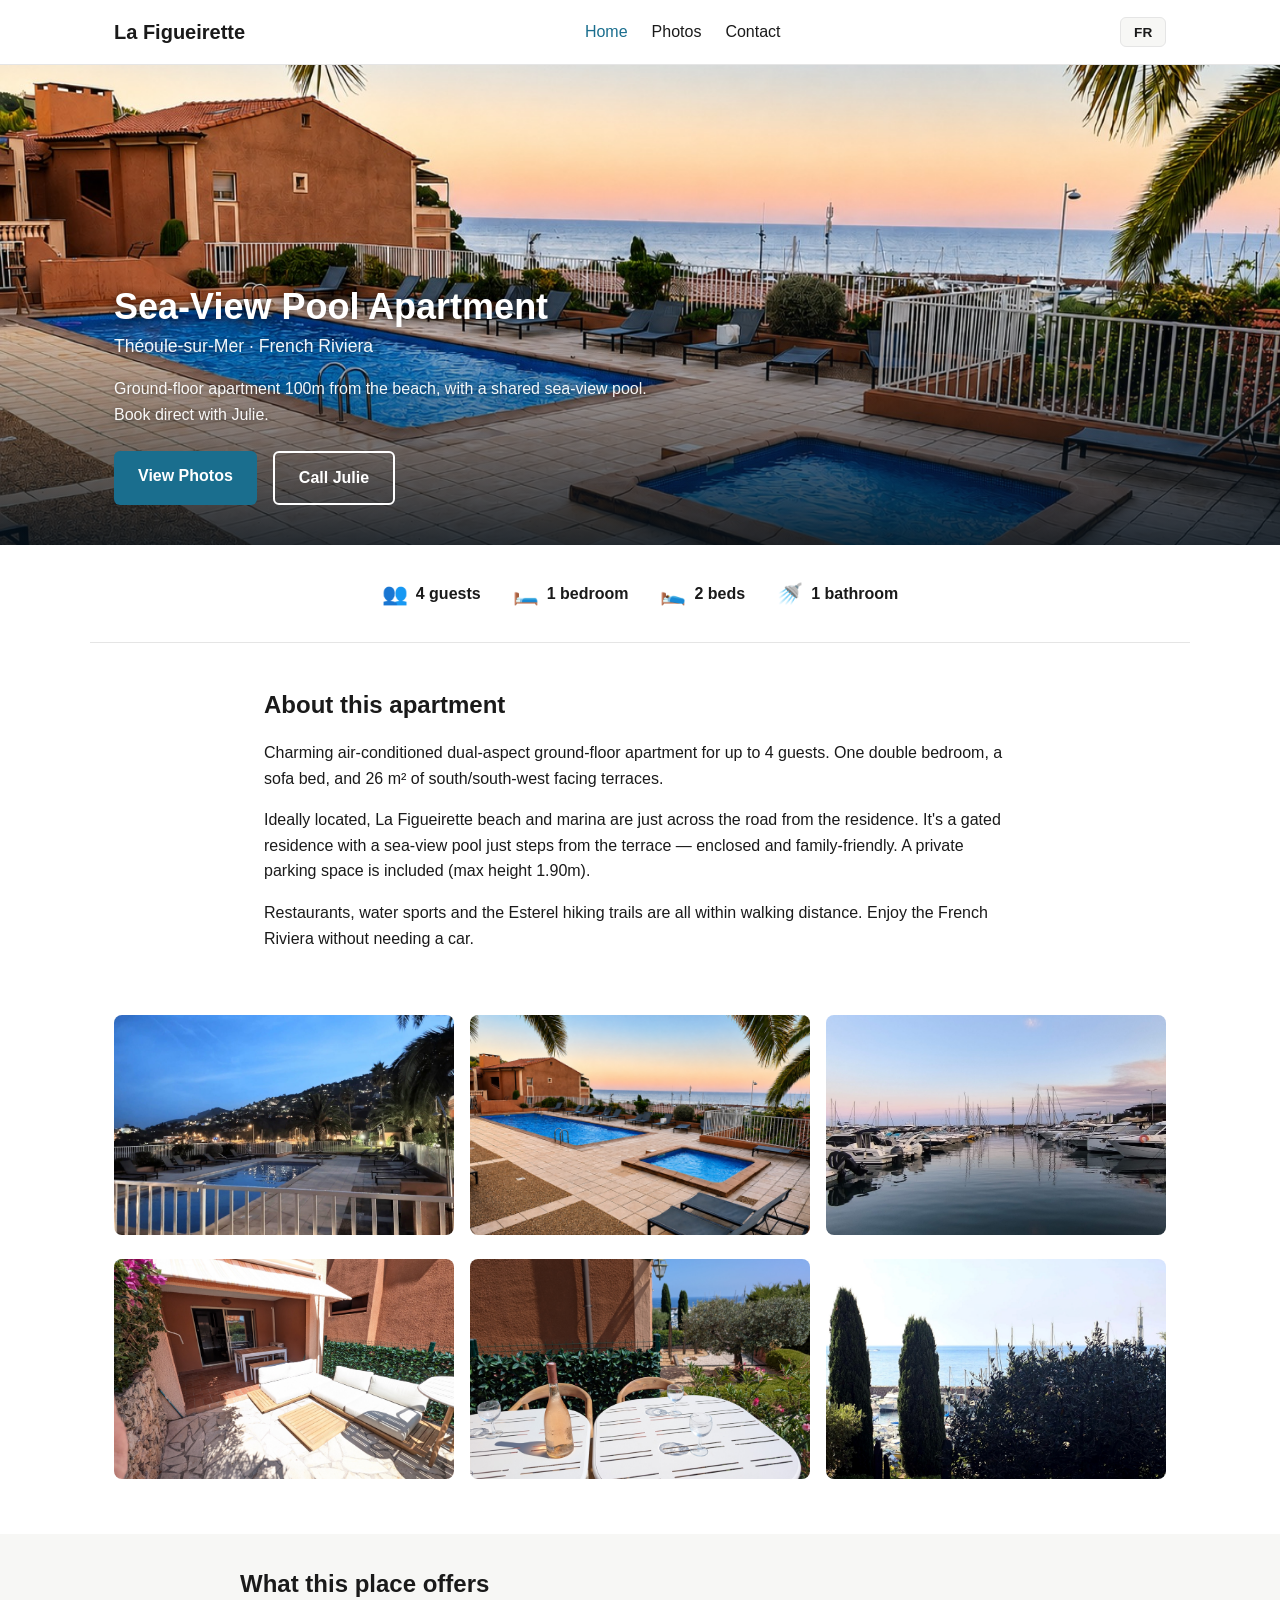
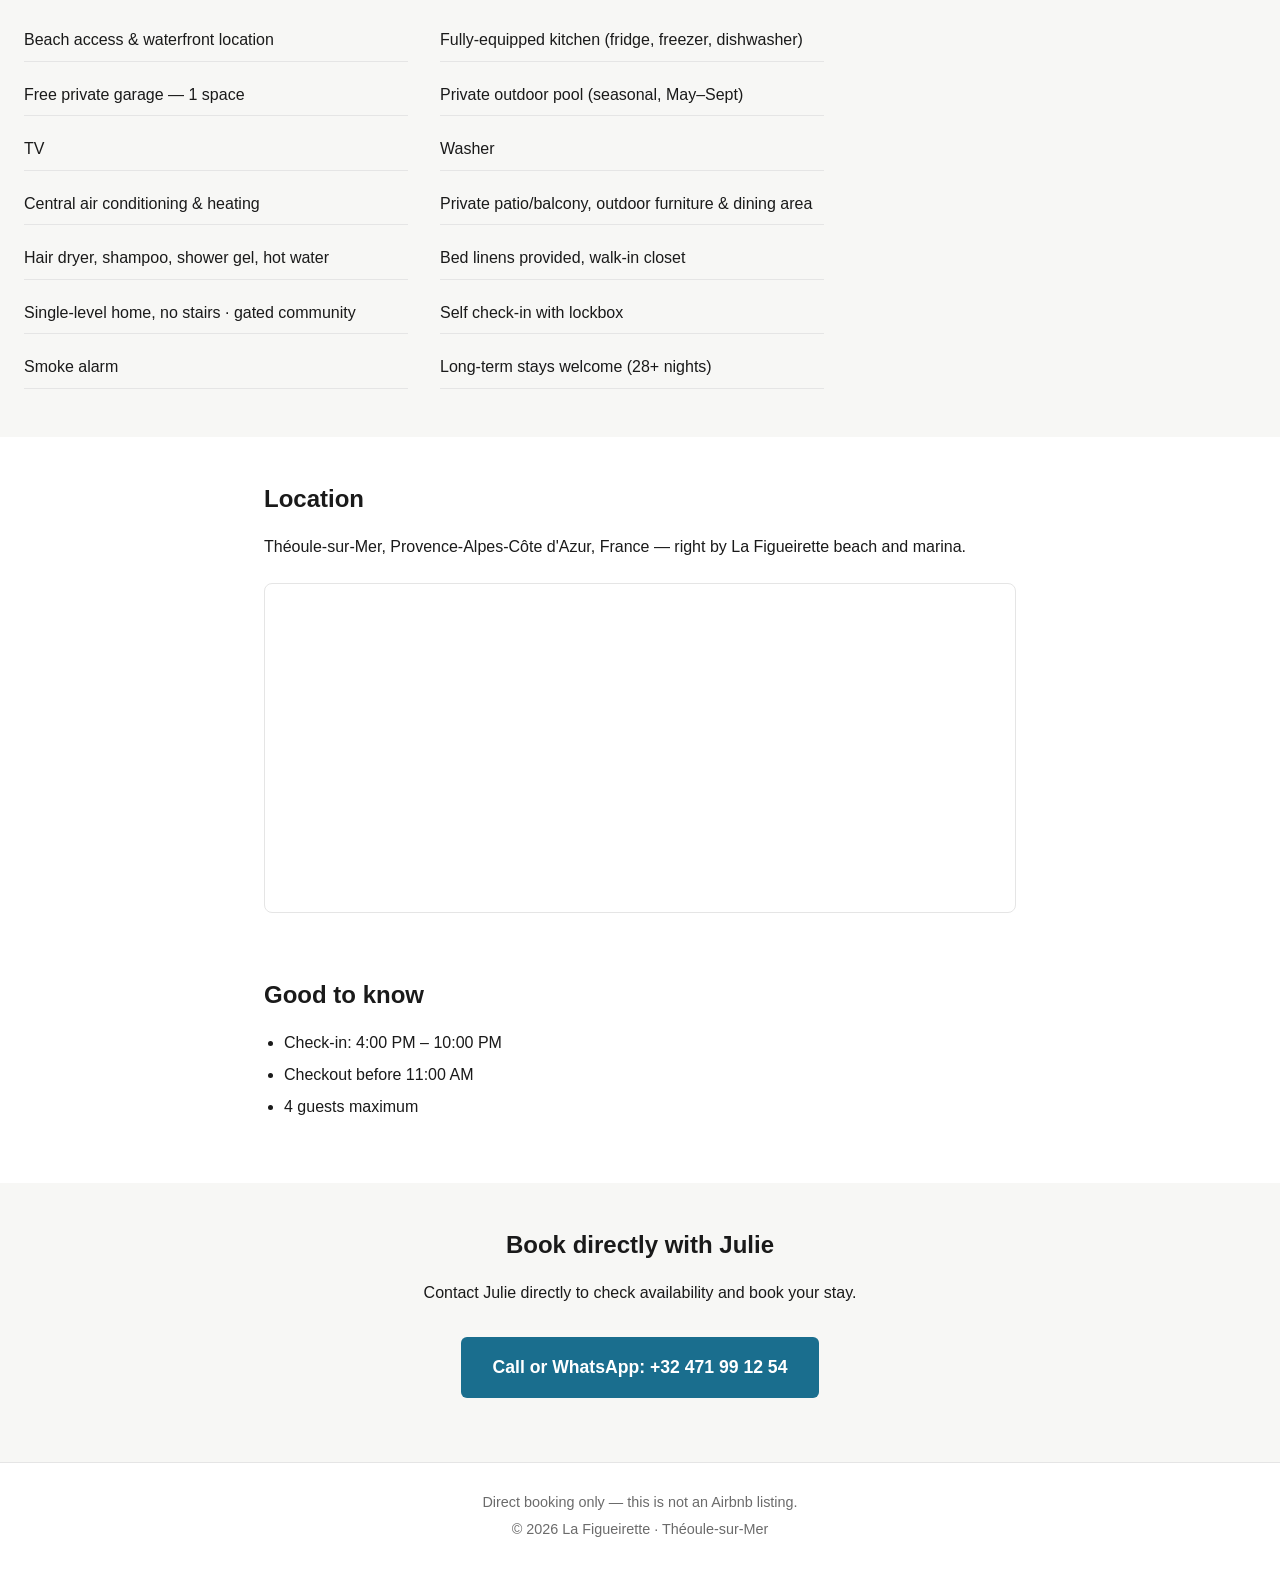
<file: index.html>
<!DOCTYPE html>
<html lang="en">
<head>
  <meta charset="UTF-8">
  <meta name="viewport" content="width=device-width, initial-scale=1.0">
  <title data-i18n="meta.title">Sea-View Pool Apartment | Théoule-sur-Mer, French Riviera</title>
  <link rel="stylesheet" href="css/style.css">
</head>
<body>
  <header class="site-header">
    <div class="container header-inner">
      <a href="index.html" class="logo">La Figueirette</a>
      <nav>
        <ul class="nav-links">
          <li><a href="index.html" class="active" data-i18n="nav.home">Home</a></li>
          <li><a href="gallery.html" data-i18n="nav.gallery">Photos</a></li>
          <li><a href="#contact" data-i18n="nav.contact">Contact</a></li>
        </ul>
      </nav>
      <button class="lang-toggle" data-lang-toggle type="button" aria-label="Switch language">FR</button>
    </div>
  </header>

  <section class="hero">
    <div class="container hero-inner">
      <h1 data-i18n="hero.title">Sea-View Pool Apartment</h1>
      <p class="hero-location" data-i18n="hero.location">Théoule-sur-Mer &middot; French Riviera</p>
      <p class="hero-tagline" data-i18n="hero.tagline">Ground-floor apartment 100m from the beach, with a shared sea-view pool. Book direct with Julie.</p>
      <div class="hero-ctas">
        <a href="gallery.html" class="btn" data-i18n="hero.cta_photos">View Photos</a>
        <a href="tel:+32471991254" class="btn btn-outline" data-i18n="hero.cta_call">Call Julie</a>
      </div>
    </div>
  </section>

  <section class="facts container">
    <div class="fact"><span class="fact-icon">👥</span><span data-i18n="facts.guests">4 guests</span></div>
    <div class="fact"><span class="fact-icon">🛏️</span><span data-i18n="facts.bedroom">1 bedroom</span></div>
    <div class="fact"><span class="fact-icon">🛌</span><span data-i18n="facts.beds">2 beds</span></div>
    <div class="fact"><span class="fact-icon">🚿</span><span data-i18n="facts.bath">1 bathroom</span></div>
  </section>

  <section class="container prose-section">
    <h2 data-i18n="about.heading">About this apartment</h2>
    <div data-i18n="about.body">
      <p>Charming air-conditioned dual-aspect ground-floor apartment for up to 4 guests.</p>
    </div>
  </section>

  <section class="container photo-strip">
    <a href="gallery.html"><img src="images/photos/photo-16.jpg" alt="Sea-view pool at dusk"></a>
    <a href="gallery.html"><img src="images/photos/photo-19.jpg" alt="Théoule-sur-Mer illustration"></a>
    <a href="gallery.html"><img src="images/photos/photo-17.jpg" alt="Marina at sunset"></a>
    <a href="gallery.html"><img src="images/photos/photo-15.jpg" alt="Private terrace"></a>
    <a href="gallery.html"><img src="images/photos/photo-14.jpg" alt="Outdoor dining area"></a>
    <a href="gallery.html"><img src="images/photos/photo-18.jpg" alt="Cypress trees by the sea"></a>
  </section>

  <section class="container amenities-section">
    <h2 data-i18n="amenities.heading">What this place offers</h2>
    <ul class="amenities-grid">
      <li data-i18n="amenities.beach">Beach access &amp; waterfront location</li>
      <li data-i18n="amenities.kitchen">Fully-equipped kitchen (fridge, freezer, dishwasher)</li>
      <li data-i18n="amenities.garage">Free private garage &mdash; 1 space</li>
      <li data-i18n="amenities.pool">Private outdoor pool (seasonal, May&ndash;Sept)</li>
      <li data-i18n="amenities.tv">TV</li>
      <li data-i18n="amenities.washer">Washer</li>
      <li data-i18n="amenities.ac">Central air conditioning &amp; heating</li>
      <li data-i18n="amenities.terrace">Private patio/balcony, outdoor furniture &amp; dining area</li>
      <li data-i18n="amenities.bathroom">Hair dryer, shampoo, shower gel, hot water</li>
      <li data-i18n="amenities.bedroom">Bed linens provided, walk-in closet</li>
      <li data-i18n="amenities.access">Single-level home, no stairs &middot; gated community</li>
      <li data-i18n="amenities.checkin">Self check-in with lockbox</li>
      <li data-i18n="amenities.safety">Smoke alarm</li>
      <li data-i18n="amenities.longstay">Long-term stays welcome (28+ nights)</li>
    </ul>
  </section>

  <section class="container prose-section">
    <h2 data-i18n="location.heading">Location</h2>
    <div data-i18n="location.body">
      <p>Théoule-sur-Mer, Provence-Alpes-Côte d'Azur, France.</p>
    </div>
    <div class="map-embed">
      <iframe
        title="Map of Théoule-sur-Mer"
        src="https://maps.google.com/maps?q=Th%C3%A9oule-sur-Mer%2C%20France&t=&z=13&ie=UTF8&iwloc=&output=embed"
        width="100%" height="320" style="border:0;" loading="lazy"
        referrerpolicy="no-referrer-when-downgrade">
      </iframe>
    </div>
  </section>

  <section class="container rules-section">
    <h2 data-i18n="rules.heading">Good to know</h2>
    <ul>
      <li data-i18n="rules.checkin">Check-in: 4:00 PM &ndash; 10:00 PM</li>
      <li data-i18n="rules.checkout">Checkout before 11:00 AM</li>
      <li data-i18n="rules.maxguests">4 guests maximum</li>
    </ul>
  </section>

  <section class="container contact-section" id="contact">
    <h2 data-i18n="contact.heading">Book directly with Julie</h2>
    <p data-i18n="contact.body">Contact Julie directly to check availability and book your stay.</p>
    <a href="tel:+32471991254" class="btn btn-large">
      <span data-i18n="contact.call">Call or WhatsApp</span>: +32 471 99 12 54
    </a>
  </section>

  <footer class="site-footer">
    <div class="container">
      <p data-i18n="footer.note">Direct booking only &mdash; this is not an Airbnb listing.</p>
      <p>&copy; <span id="year"></span> La Figueirette &middot; Théoule-sur-Mer</p>
    </div>
  </footer>

  <script src="js/i18n.js"></script>
  <script src="js/main.js"></script>
</body>
</html>
</file>
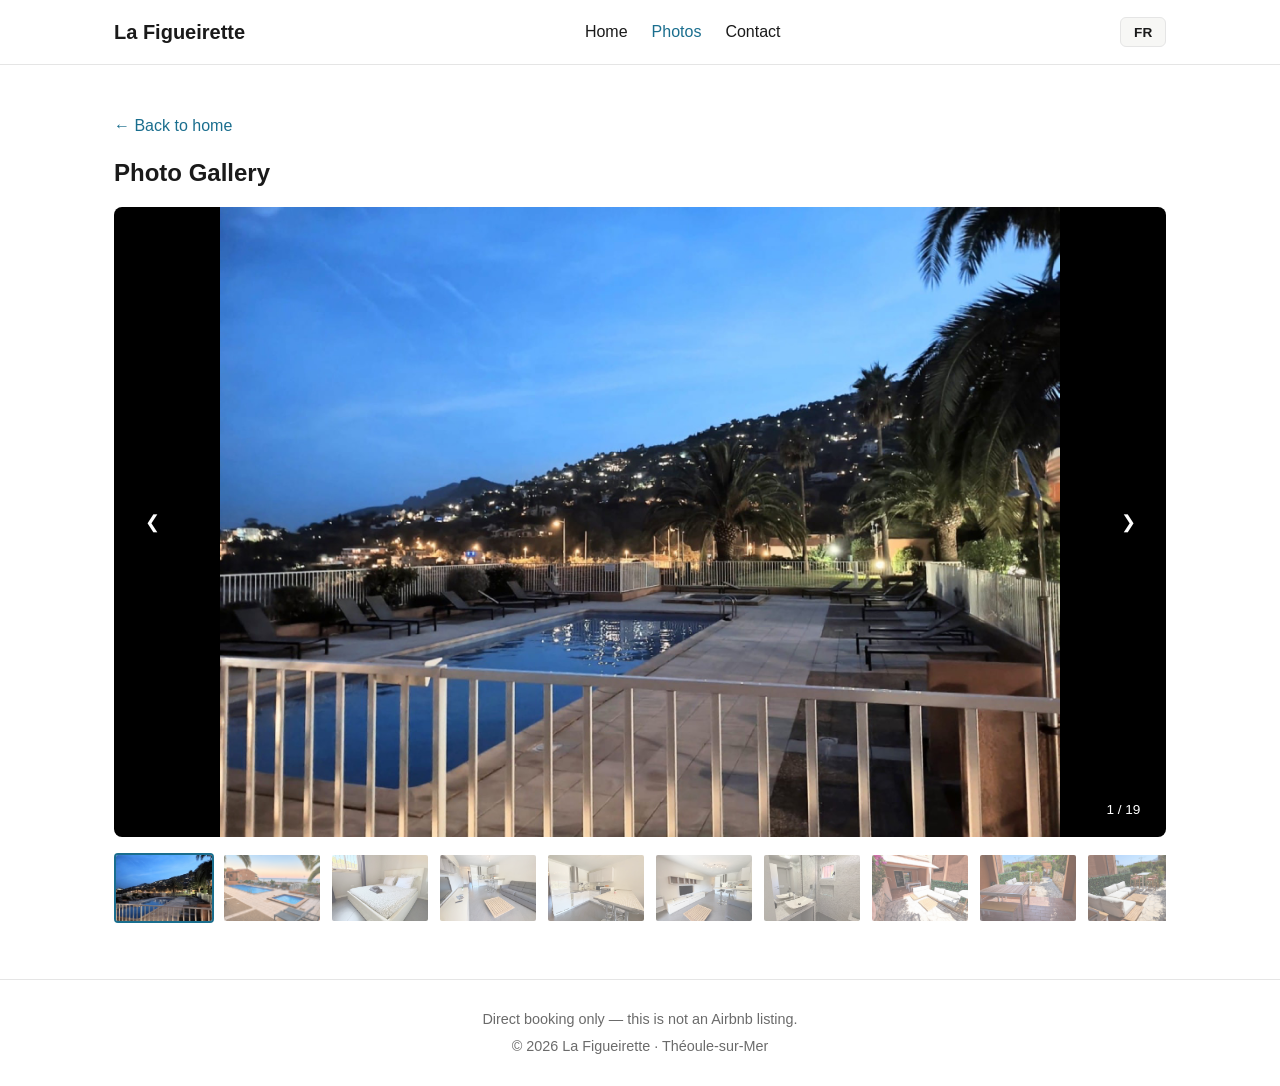
<file: gallery.html>
<!DOCTYPE html>
<html lang="en">
<head>
  <meta charset="UTF-8">
  <meta name="viewport" content="width=device-width, initial-scale=1.0">
  <title data-i18n="gallery.title">Photo Gallery</title>
  <link rel="stylesheet" href="css/style.css">
</head>
<body>
  <header class="site-header">
    <div class="container header-inner">
      <a href="index.html" class="logo">La Figueirette</a>
      <nav>
        <ul class="nav-links">
          <li><a href="index.html" data-i18n="nav.home">Home</a></li>
          <li><a href="gallery.html" class="active" data-i18n="nav.gallery">Photos</a></li>
          <li><a href="index.html#contact" data-i18n="nav.contact">Contact</a></li>
        </ul>
      </nav>
      <button class="lang-toggle" data-lang-toggle type="button" aria-label="Switch language">FR</button>
    </div>
  </header>

  <section class="container gallery-page">
    <p class="gallery-back"><a href="index.html" data-i18n="gallery.back">&larr; Back to home</a></p>
    <h1 data-i18n="gallery.title">Photo Gallery</h1>

    <div class="slideshow" id="slideshow">
      <button class="slide-nav slide-prev" id="prevBtn" aria-label="Previous photo">&#10094;</button>
      <img id="slideImage" src="" alt="Property photo" class="slide-image">
      <button class="slide-nav slide-next" id="nextBtn" aria-label="Next photo">&#10095;</button>
      <div class="slide-counter" id="slideCounter"></div>
    </div>

    <div class="thumb-strip" id="thumbStrip"></div>
  </section>

  <footer class="site-footer">
    <div class="container">
      <p data-i18n="footer.note">Direct booking only &mdash; this is not an Airbnb listing.</p>
      <p>&copy; <span id="year"></span> La Figueirette &middot; Théoule-sur-Mer</p>
    </div>
  </footer>

  <script src="js/i18n.js"></script>
  <script src="js/main.js"></script>
  <script src="js/gallery.js"></script>
</body>
</html>
</file>
<file: css/style.css>
:root {
  --color-bg: #ffffff;
  --color-text: #1a1a1a;
  --color-muted: #6b6b6b;
  --color-primary: #1a6e8e;
  --color-primary-dark: #124f68;
  --color-border: #e5e5e5;
  --color-surface: #f7f7f5;
  --max-width: 1100px;
}

* {
  box-sizing: border-box;
}

body {
  margin: 0;
  font-family: -apple-system, BlinkMacSystemFont, "Segoe UI", Roboto, Helvetica, Arial, sans-serif;
  color: var(--color-text);
  background: var(--color-bg);
  line-height: 1.6;
}

.container {
  max-width: var(--max-width);
  margin: 0 auto;
  padding: 0 1.5rem;
}

a {
  color: var(--color-primary);
  text-decoration: none;
}

a:hover {
  text-decoration: underline;
}

h1, h2 {
  line-height: 1.2;
}

/* Header */
.site-header {
  border-bottom: 1px solid var(--color-border);
}

.header-inner {
  display: flex;
  align-items: center;
  justify-content: space-between;
  gap: 1rem;
  padding: 1rem 1.5rem;
}

.logo {
  font-weight: 700;
  font-size: 1.25rem;
  color: var(--color-text);
  white-space: nowrap;
}

.logo:hover {
  text-decoration: none;
}

nav {
  flex: 1;
}

.nav-links {
  list-style: none;
  display: flex;
  gap: 1.5rem;
  margin: 0;
  padding: 0;
  justify-content: center;
}

.nav-links a {
  color: var(--color-text);
  font-weight: 500;
}

.nav-links a.active,
.nav-links a:hover {
  color: var(--color-primary);
}

.lang-toggle {
  border: 1px solid var(--color-border);
  background: var(--color-surface);
  border-radius: 6px;
  padding: 0.4rem 0.8rem;
  font-weight: 700;
  font-size: 0.85rem;
  cursor: pointer;
  color: var(--color-text);
}

.lang-toggle:hover {
  background: var(--color-primary);
  color: #fff;
  border-color: var(--color-primary);
}

/* Hero */
.hero {
  background-image:
    linear-gradient(180deg, rgba(4, 16, 26, 0) 0%, rgba(4, 16, 26, 0) 45%, rgba(4, 16, 26, 0.85) 100%),
    url('../images/photos/photo-19.jpg');
  background-size: cover;
  background-position: center 40%;
  min-height: 480px;
  display: flex;
  align-items: flex-end;
  color: #fff;
}

.hero-inner {
  width: 100%;
  padding-top: 3rem;
  padding-bottom: 2.5rem;
}

.hero-inner h1 {
  font-size: 2.25rem;
  margin: 0 0 0.25rem;
  text-shadow: 0 2px 10px rgba(0, 0, 0, 0.5);
}

.hero-location {
  font-size: 1.1rem;
  margin: 0 0 1rem;
  opacity: 0.95;
  text-shadow: 0 1px 6px rgba(0, 0, 0, 0.5);
}

.hero-tagline {
  max-width: 560px;
  margin: 0 0 1.5rem;
  opacity: 0.95;
  text-shadow: 0 1px 6px rgba(0, 0, 0, 0.5);
}

.hero-ctas {
  display: flex;
  gap: 1rem;
  flex-wrap: wrap;
}

.btn {
  display: inline-block;
  background: var(--color-primary);
  color: #fff;
  padding: 0.75rem 1.5rem;
  border-radius: 6px;
  font-weight: 600;
}

.btn:hover {
  background: var(--color-primary-dark);
  text-decoration: none;
  color: #fff;
}

.btn-outline {
  background: transparent;
  border: 2px solid #fff;
  color: #fff;
}

.btn-outline:hover {
  background: rgba(255, 255, 255, 0.15);
}

.btn-large {
  font-size: 1.1rem;
  padding: 1rem 2rem;
  margin-top: 1rem;
}

/* Facts bar */
.facts {
  display: flex;
  flex-wrap: wrap;
  justify-content: center;
  gap: 2rem;
  padding: 2rem 1.5rem;
  border-bottom: 1px solid var(--color-border);
}

.fact {
  display: flex;
  align-items: center;
  gap: 0.5rem;
  font-weight: 600;
}

.fact-icon {
  font-size: 1.3rem;
}

/* Prose sections */
.prose-section {
  padding: 3rem 1.5rem;
  max-width: 800px;
}

.prose-section h2 {
  margin-top: 0;
}

/* Photo strip */
.photo-strip {
  display: grid;
  grid-template-columns: repeat(3, 1fr);
  gap: 1rem;
  padding: 0 1.5rem 3rem;
}

.photo-strip img {
  width: 100%;
  height: 220px;
  object-fit: cover;
  border-radius: 8px;
}

/* Amenities */
.amenities-section {
  padding: 1rem 1.5rem 3rem;
  background: var(--color-surface);
  max-width: none;
}

.amenities-section > * {
  max-width: 800px;
  margin-left: auto;
  margin-right: auto;
}

.amenities-grid {
  list-style: none;
  padding: 0;
  margin: 0;
  display: grid;
  grid-template-columns: repeat(auto-fit, minmax(260px, 1fr));
  gap: 0.75rem 2rem;
}

.amenities-grid li {
  padding: 0.5rem 0;
  border-bottom: 1px solid var(--color-border);
}

/* Map */
.map-embed {
  margin-top: 1.5rem;
  border-radius: 8px;
  overflow: hidden;
  border: 1px solid var(--color-border);
}

/* Rules */
.rules-section {
  padding: 0 1.5rem 3rem;
  max-width: 800px;
}

.rules-section ul {
  padding-left: 1.25rem;
}

.rules-section li {
  margin-bottom: 0.4rem;
}

/* Contact */
.contact-section {
  padding: 3rem 1.5rem 4rem;
  text-align: center;
  background: var(--color-surface);
  max-width: none;
}

.contact-section > * {
  max-width: 600px;
  margin-left: auto;
  margin-right: auto;
}

.contact-section h2 {
  margin-top: 0;
}

/* Footer */
.site-footer {
  border-top: 1px solid var(--color-border);
  padding: 1.5rem 0;
  color: var(--color-muted);
  font-size: 0.9rem;
  text-align: center;
}

.site-footer p {
  margin: 0.25rem 0;
}

/* Gallery page */
.gallery-page {
  padding: 2rem 1.5rem 3rem;
}

.gallery-back {
  margin-bottom: 0.5rem;
}

.slideshow {
  position: relative;
  display: flex;
  align-items: center;
  justify-content: center;
  background: #000;
  border-radius: 8px;
  overflow: hidden;
  min-height: 320px;
}

.slide-image {
  width: 100%;
  max-height: 70vh;
  object-fit: contain;
  display: block;
  background: #000;
}

.slide-nav {
  position: absolute;
  top: 50%;
  transform: translateY(-50%);
  background: rgba(0, 0, 0, 0.5);
  color: #fff;
  border: none;
  width: 44px;
  height: 44px;
  border-radius: 50%;
  font-size: 1.1rem;
  cursor: pointer;
  z-index: 2;
}

.slide-nav:hover {
  background: rgba(0, 0, 0, 0.75);
}

.slide-prev {
  left: 1rem;
}

.slide-next {
  right: 1rem;
}

.slide-counter {
  position: absolute;
  bottom: 0.75rem;
  right: 1rem;
  background: rgba(0, 0, 0, 0.5);
  color: #fff;
  padding: 0.25rem 0.6rem;
  border-radius: 4px;
  font-size: 0.85rem;
}

.thumb-strip {
  display: flex;
  gap: 0.5rem;
  overflow-x: auto;
  margin-top: 1rem;
  padding-bottom: 0.5rem;
}

.thumb-strip img {
  height: 70px;
  width: 100px;
  object-fit: cover;
  border-radius: 4px;
  cursor: pointer;
  opacity: 0.6;
  flex-shrink: 0;
  border: 2px solid transparent;
}

.thumb-strip img:hover {
  opacity: 0.9;
}

.thumb-strip img.active {
  opacity: 1;
  border-color: var(--color-primary);
}

@media (max-width: 700px) {
  .header-inner {
    flex-wrap: wrap;
  }

  nav {
    order: 3;
    flex-basis: 100%;
  }

  .nav-links {
    justify-content: flex-start;
    gap: 1rem;
  }

  .photo-strip {
    grid-template-columns: repeat(2, 1fr);
  }
}
</file>
